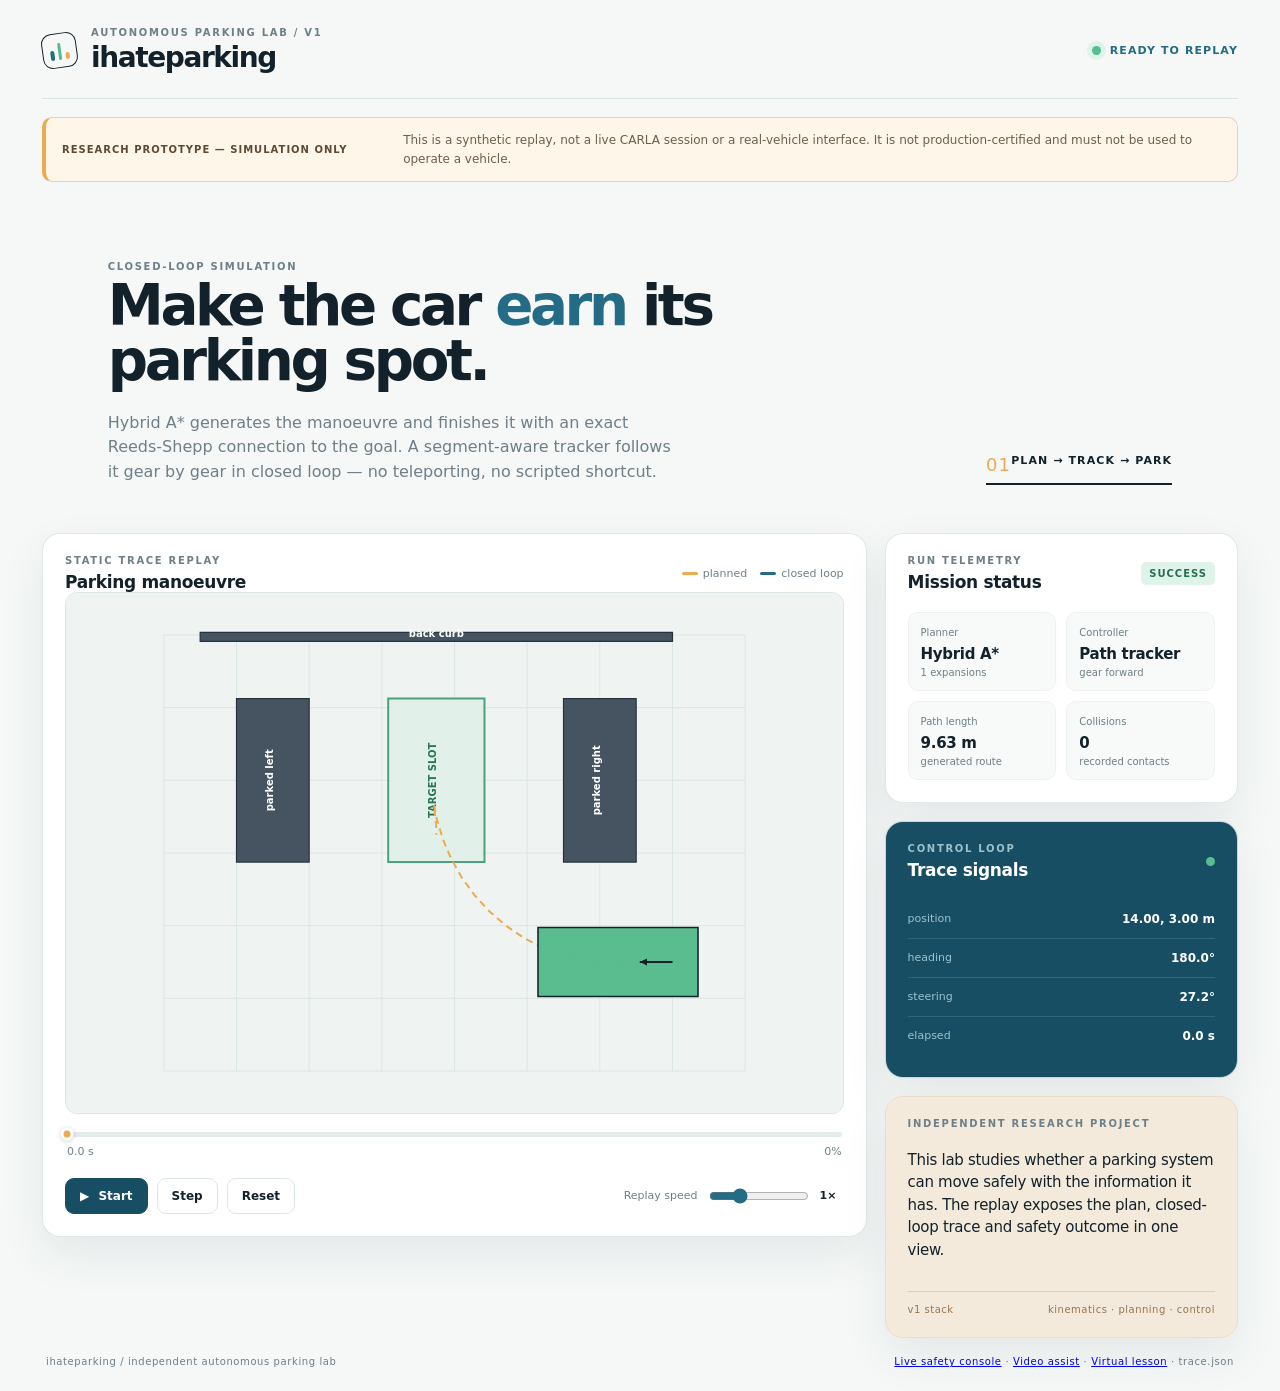
<file: web/index.html>
<!doctype html>
<html lang="en">
<head>
  <meta charset="utf-8" />
  <meta name="viewport" content="width=device-width, initial-scale=1" />
  <meta name="description" content="Replay a precomputed ihateparking autonomous-parking trajectory." />
  <link rel="icon" href="/assets/ihateparking-logo.svg" type="image/svg+xml" />
  <title>ihateparking — Planner Replay</title>
  <link rel="stylesheet" href="./styles.css" />
</head>
<body>
  <main class="app-shell">
    <header class="topbar">
      <div class="brand-lockup"><div class="brand-mark" aria-hidden="true"><span></span><span></span><span></span></div><div><p class="eyebrow">AUTONOMOUS PARKING LAB / V1</p><h1>ihateparking</h1></div></div>
      <div class="run-state"><span class="status-dot"></span><span id="run-status">READY TO REPLAY</span></div>
    </header>
    <aside class="lab-disclaimer" role="note"><strong>RESEARCH PROTOTYPE — SIMULATION ONLY</strong><span>This is a synthetic replay, not a live CARLA session or a real-vehicle interface. It is not production-certified and must not be used to operate a vehicle.</span></aside>

    <section class="hero-copy">
      <div><p class="eyebrow">CLOSED-LOOP SIMULATION</p><h2>Make the car <em>earn</em> its parking spot.</h2><p class="lede">Hybrid A* generates the manoeuvre and finishes it with an exact Reeds-Shepp connection to the goal. A segment-aware tracker follows it gear by gear in closed loop — no teleporting, no scripted shortcut.</p></div>
      <div class="hero-tag"><span>01</span><strong>PLAN → TRACK → PARK</strong></div>
    </section>

    <section class="workspace">
      <div class="visual-panel panel">
        <div class="panel-head"><div><p class="eyebrow">STATIC TRACE REPLAY</p><h3>Parking manoeuvre</h3></div><div class="legend"><span><i class="swatch plan"></i>planned</span><span><i class="swatch trace"></i>closed loop</span></div></div>
        <div class="canvas-wrap"><canvas id="parking-canvas" aria-label="Parking simulation visualization"></canvas><div id="loading" class="loading">Loading trace…</div></div>
        <div class="timeline"><div class="timeline-track"><div id="timeline-fill"></div><div id="timeline-thumb"></div></div><div class="timeline-labels"><span id="timeline-time">00.0 s</span><span id="timeline-progress">0%</span></div></div>
        <div class="controls"><button id="play-button" class="primary"><span class="play-icon">▶</span> Start</button><button id="step-button">Step</button><button id="reset-button">Reset</button><label class="speed-control"><span>Replay speed</span><input id="speed-slider" type="range" min="0.25" max="3" step="0.25" value="1" /><output id="speed-value">1×</output></label></div>
      </div>

      <aside class="side-stack">
        <section class="panel metric-panel"><div class="panel-head compact"><div><p class="eyebrow">RUN TELEMETRY</p><h3>Mission status</h3></div><span id="mission-badge" class="badge good">SUCCESS</span></div><div class="metric-grid"><div class="metric"><span>Planner</span><strong id="metric-planner">Hybrid A*</strong><small id="metric-expanded">— expansions</small></div><div class="metric"><span>Controller</span><strong>Path tracker</strong><small id="metric-gear">gear —</small></div><div class="metric"><span>Path length</span><strong id="metric-path">— m</strong><small>generated route</small></div><div class="metric"><span>Collisions</span><strong id="metric-collisions">—</strong><small>recorded contacts</small></div></div></section>
        <section class="panel signal-panel"><div class="panel-head compact"><div><p class="eyebrow">CONTROL LOOP</p><h3>Trace signals</h3></div><span class="pulse"></span></div><div class="signal-row"><span>position</span><strong id="signal-position">—</strong></div><div class="signal-row"><span>heading</span><strong id="signal-heading">—</strong></div><div class="signal-row"><span>steering</span><strong id="signal-steering">—</strong></div><div class="signal-row"><span>elapsed</span><strong id="signal-time">0.0 s</strong></div></section>
        <section class="panel note-panel"><p class="eyebrow">INDEPENDENT RESEARCH PROJECT</p><p>This lab studies whether a parking system can move safely with the information it has. The replay exposes the plan, closed-loop trace and safety outcome in one view.</p><div class="stack-label"><span>v1 stack</span><span>kinematics · planning · control</span></div></section>
      </aside>
    </section>

    <footer class="footer"><span>ihateparking / independent autonomous parking lab</span><span><a href="/">Live safety console</a> · <a href="./assist.html">Video assist</a> · <a href="./tutorial.html">Virtual lesson</a> · <span id="data-source">trace.json</span></span></footer>
  </main>
  <script src="./app.js"></script>
</body>
</html>
</file>
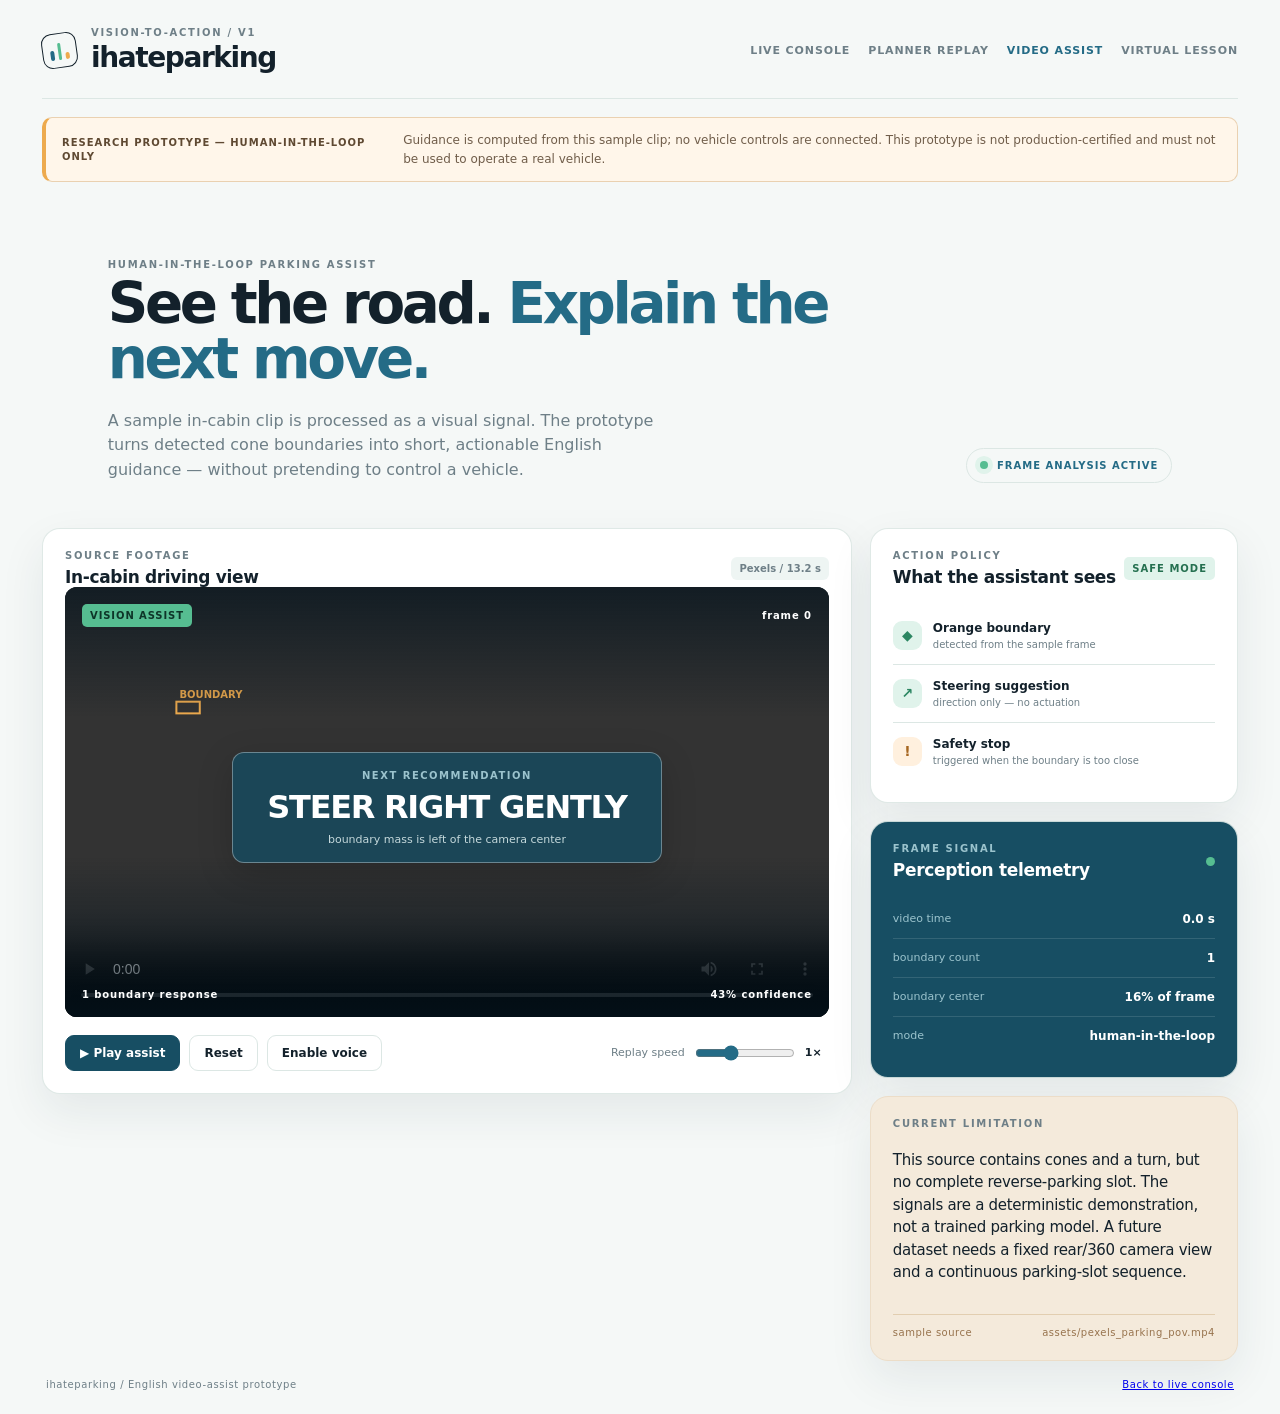
<file: web/assist.html>
<!doctype html>
<html lang="en">
<head>
  <meta charset="utf-8" />
  <meta name="viewport" content="width=device-width, initial-scale=1" />
  <meta name="description" content="Human-in-the-loop video-assist prototype for parking-related visual cues." />
  <link rel="icon" href="/assets/ihateparking-logo.svg" type="image/svg+xml" />
  <title>ihateparking — Video Assist</title>
  <link rel="stylesheet" href="./styles.css" />
  <link rel="stylesheet" href="./assist.css" />
</head>
<body>
  <main class="app-shell">
    <header class="topbar">
      <div class="brand-lockup"><div class="brand-mark" aria-hidden="true"><span></span><span></span><span></span></div><div><p class="eyebrow">VISION-TO-ACTION / V1</p><h1>ihateparking</h1></div></div>
      <nav class="assist-nav"><a href="/">Live console</a><a href="./">Planner replay</a><span class="active">Video assist</span><a href="./tutorial.html">Virtual lesson</a></nav>
    </header>
    <aside class="lab-disclaimer" role="note"><strong>RESEARCH PROTOTYPE — HUMAN-IN-THE-LOOP ONLY</strong><span>Guidance is computed from this sample clip; no vehicle controls are connected. This prototype is not production-certified and must not be used to operate a real vehicle.</span></aside>

    <section class="assist-hero"><div><p class="eyebrow">HUMAN-IN-THE-LOOP PARKING ASSIST</p><h2>See the road. <em>Explain the next move.</em></h2><p class="lede">A sample in-cabin clip is processed as a visual signal. The prototype turns detected cone boundaries into short, actionable English guidance — without pretending to control a vehicle.</p></div><div class="assist-pill"><span class="live-dot"></span><strong>FRAME ANALYSIS ACTIVE</strong></div></section>

    <section class="assist-workspace">
      <div class="video-panel panel">
        <div class="panel-head"><div><p class="eyebrow">SOURCE FOOTAGE</p><h3>In-cabin driving view</h3></div><span class="source-chip">Pexels / 13.2 s</span></div>
        <div class="video-stage"><video id="source-video" controls playsinline preload="metadata" src="../assets/pexels_parking_pov.mp4"></video><canvas id="vision-boxes" aria-hidden="true"></canvas><div class="vision-overlay"><div class="overlay-top"><span class="vision-tag">VISION ASSIST</span><span id="frame-counter">frame —</span></div><div id="instruction-card" class="instruction-card"><small>NEXT RECOMMENDATION</small><strong id="instruction">Loading signal…</strong><span id="instruction-reason">Waiting for the first analyzed frame</span></div><div class="overlay-bottom"><span id="boundary-readout">boundary signal —</span><span id="confidence-readout">confidence —</span></div></div></div>
        <div class="video-controls"><button id="analyze-button" class="primary">▶ Play assist</button><button id="reset-video-button">Reset</button><button id="voice-button">Enable voice</button><label class="assist-speed">Replay speed <input id="assist-speed-slider" type="range" min="0.5" max="2" step="0.5" value="1" /><output id="assist-speed-value">1×</output></label></div>
      </div>

      <aside class="side-stack">
        <section class="panel instruction-panel"><div class="panel-head compact"><div><p class="eyebrow">ACTION POLICY</p><h3>What the assistant sees</h3></div><span class="badge good">SAFE MODE</span></div><div class="policy-line"><span class="policy-icon cone"></span><div><strong>Orange boundary</strong><small>detected from the sample frame</small></div></div><div class="policy-line"><span class="policy-icon steer"></span><div><strong>Steering suggestion</strong><small>direction only — no actuation</small></div></div><div class="policy-line"><span class="policy-icon stop"></span><div><strong>Safety stop</strong><small>triggered when the boundary is too close</small></div></div></section>
        <section class="panel signal-panel"><div class="panel-head compact"><div><p class="eyebrow">FRAME SIGNAL</p><h3>Perception telemetry</h3></div><span class="pulse"></span></div><div class="signal-row"><span>video time</span><strong id="assist-time">0.0 s</strong></div><div class="signal-row"><span>boundary count</span><strong id="boundary-count">—</strong></div><div class="signal-row"><span>boundary center</span><strong id="boundary-center">—</strong></div><div class="signal-row"><span>mode</span><strong>human-in-the-loop</strong></div></section>
        <section class="panel note-panel"><p class="eyebrow">CURRENT LIMITATION</p><p>This source contains cones and a turn, but no complete reverse-parking slot. The signals are a deterministic demonstration, not a trained parking model. A future dataset needs a fixed rear/360 camera view and a continuous parking-slot sequence.</p><div class="stack-label"><span>sample source</span><span>assets/pexels_parking_pov.mp4</span></div></section>
      </aside>
    </section>
    <footer class="footer"><span>ihateparking / English video-assist prototype</span><a href="/">Back to live console</a></footer>
  </main>
  <script src="./assist.js"></script>
</body>
</html>
</file>
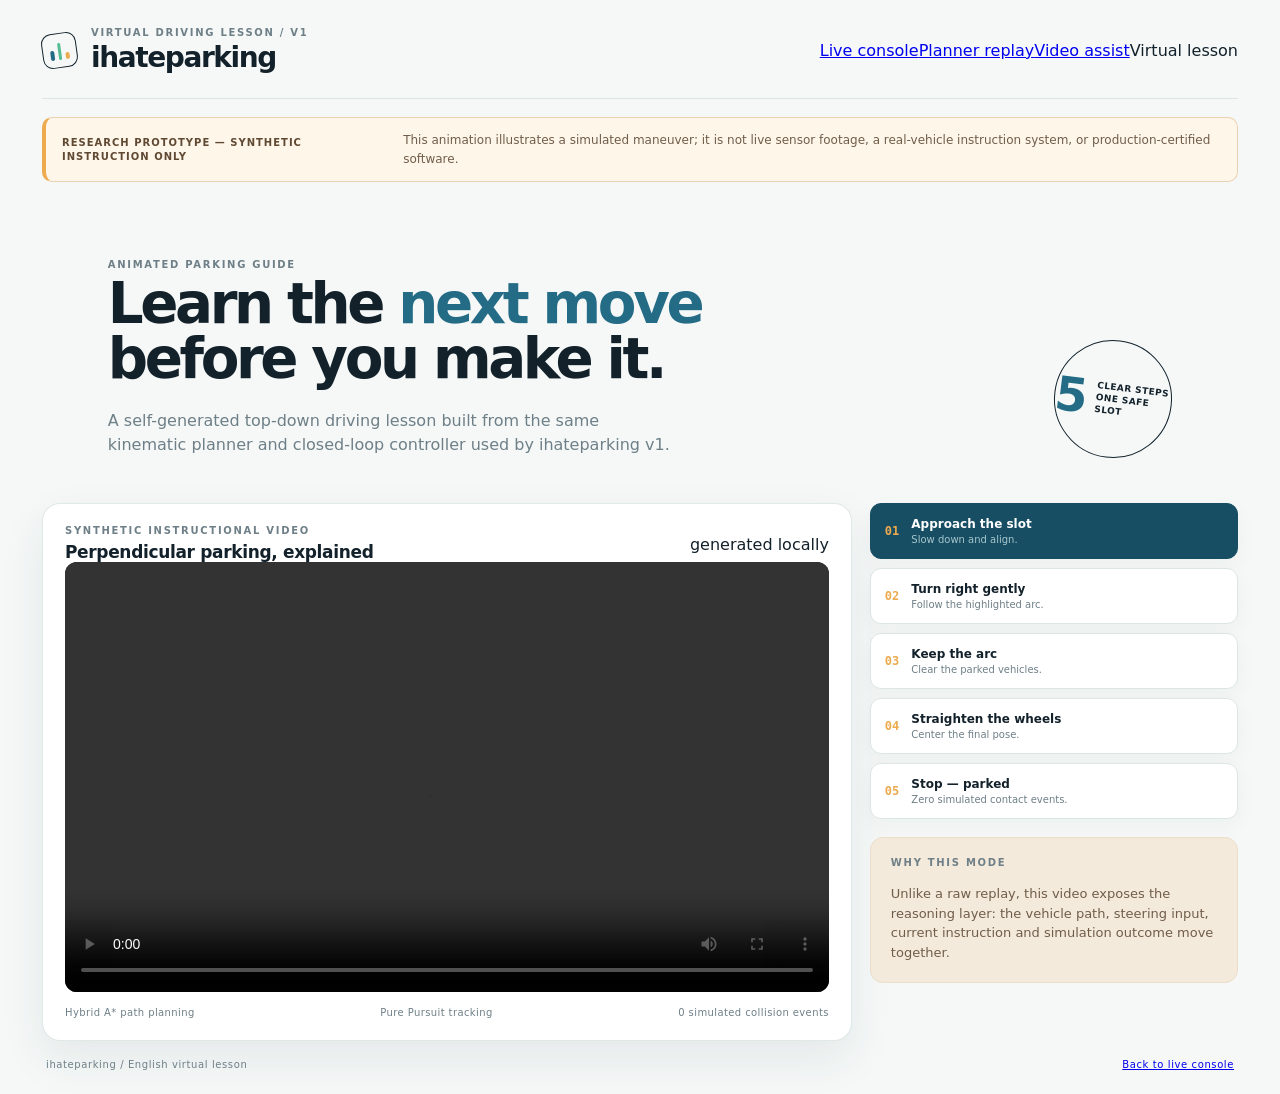
<file: web/tutorial.html>
<!doctype html>
<html lang="en">
<head>
  <meta charset="utf-8" />
  <meta name="viewport" content="width=device-width, initial-scale=1" />
  <meta name="description" content="A self-generated synthetic parking tutorial illustrating the ihateparking planner and controller." />
  <link rel="icon" href="/assets/ihateparking-logo.svg" type="image/svg+xml" />
  <title>ihateparking — Virtual Parking Lesson</title>
  <link rel="stylesheet" href="./styles.css" />
  <link rel="stylesheet" href="./tutorial.css" />
</head>
<body>
  <main class="app-shell">
    <header class="topbar">
      <div class="brand-lockup"><div class="brand-mark" aria-hidden="true"><span></span><span></span><span></span></div><div><p class="eyebrow">VIRTUAL DRIVING LESSON / V1</p><h1>ihateparking</h1></div></div>
      <nav class="assist-nav"><a href="/">Live console</a><a href="./">Planner replay</a><a href="./assist.html">Video assist</a><span class="active">Virtual lesson</span></nav>
    </header>
    <aside class="lab-disclaimer" role="note"><strong>RESEARCH PROTOTYPE — SYNTHETIC INSTRUCTION ONLY</strong><span>This animation illustrates a simulated maneuver; it is not live sensor footage, a real-vehicle instruction system, or production-certified software.</span></aside>
    <section class="tutorial-hero"><div><p class="eyebrow">ANIMATED PARKING GUIDE</p><h2>Learn the <em>next move</em> before you make it.</h2><p class="lede">A self-generated top-down driving lesson built from the same kinematic planner and closed-loop controller used by ihateparking v1.</p></div><div class="lesson-stamp"><strong>5</strong><span>clear steps<br />one safe slot</span></div></section>
    <section class="tutorial-workspace">
      <div class="lesson-player panel"><div class="panel-head"><div><p class="eyebrow">SYNTHETIC INSTRUCTIONAL VIDEO</p><h3>Perpendicular parking, explained</h3></div><span class="source-chip">generated locally</span></div><video controls playsinline preload="metadata" src="../assets/ihateparking_virtual_parking_tutorial.mp4"></video><div class="player-meta"><span>Hybrid A* path planning</span><span>Pure Pursuit tracking</span><span>0 simulated collision events</span></div></div>
      <aside class="lesson-rail"><div class="lesson-step active"><span>01</span><div><strong>Approach the slot</strong><small>Slow down and align.</small></div></div><div class="lesson-step"><span>02</span><div><strong>Turn right gently</strong><small>Follow the highlighted arc.</small></div></div><div class="lesson-step"><span>03</span><div><strong>Keep the arc</strong><small>Clear the parked vehicles.</small></div></div><div class="lesson-step"><span>04</span><div><strong>Straighten the wheels</strong><small>Center the final pose.</small></div></div><div class="lesson-step"><span>05</span><div><strong>Stop — parked</strong><small>Zero simulated contact events.</small></div></div><div class="lesson-note"><p class="eyebrow">WHY THIS MODE</p><p>Unlike a raw replay, this video exposes the reasoning layer: the vehicle path, steering input, current instruction and simulation outcome move together.</p></div></aside>
    </section>
    <footer class="footer"><span>ihateparking / English virtual lesson</span><a href="/">Back to live console</a></footer>
  </main>
</body>
</html>
</file>
<file: web/styles.css>
:root {
  --ink: #13212b;
  --muted: #6e7f87;
  --line: #dce7e4;
  --paper: #f5f8f7;
  --panel: #ffffff;
  --blue: #246b86;
  --blue-deep: #174e63;
  --mint: #56bd91;
  --mint-soft: #e0f3eb;
  --amber: #edaa4e;
  --red: #df705e;
  --shadow: 0 18px 45px rgba(24, 53, 61, .08);
}
* { box-sizing: border-box; }
body { margin: 0; color: var(--ink); background: var(--paper); font-family: Inter, ui-sans-serif, system-ui, -apple-system, BlinkMacSystemFont, "Segoe UI", sans-serif; }
.app-shell { max-width: 1480px; margin: 0 auto; padding: 28px 42px 24px; }
.topbar, .panel-head, .controls, .timeline-labels, .footer, .signal-row, .stack-label { display: flex; align-items: center; justify-content: space-between; }
.topbar { padding-bottom: 26px; border-bottom: 1px solid var(--line); }
.brand-lockup { display: flex; align-items: center; gap: 14px; }
.brand-mark { width: 35px; height: 35px; display: flex; gap: 4px; align-items: end; padding: 7px; border: 1px solid var(--ink); border-radius: 10px; transform: rotate(-8deg); }
.brand-mark span { width: 5px; background: var(--blue); border-radius: 4px; }
.brand-mark span:nth-child(1) { height: 10px; } .brand-mark span:nth-child(2) { height: 17px; background: var(--mint); } .brand-mark span:nth-child(3) { height: 7px; background: var(--amber); }
.eyebrow { margin: 0 0 6px; font-size: 10px; line-height: 1; letter-spacing: .17em; font-weight: 800; color: var(--muted); }
h1, h2, h3, p { margin-top: 0; } h1 { margin: 0; font-size: 28px; line-height: 1; letter-spacing: -.05em; } h2 { margin: 0; font-size: clamp(34px, 4.4vw, 66px); max-width: 760px; line-height: .98; letter-spacing: -.06em; font-weight: 700; } h2 em { color: var(--blue); font-style: normal; } h3 { margin: 0; font-size: 17px; letter-spacing: -.02em; }
.run-state { display: flex; align-items: center; gap: 9px; font-size: 11px; letter-spacing: .1em; font-weight: 800; color: var(--blue); }
.status-dot, .pulse { width: 9px; height: 9px; border-radius: 50%; background: var(--mint); box-shadow: 0 0 0 5px var(--mint-soft); } .pulse { box-shadow: none; animation: pulse 1.6s infinite; } @keyframes pulse { 50% { opacity: .3; transform: scale(.8); } }
.hero-copy { padding: 62px 5.5% 48px; display: flex; align-items: end; justify-content: space-between; gap: 40px; } .lede { max-width: 570px; margin: 22px 0 0; font-size: 16px; line-height: 1.55; color: var(--muted); } .hero-tag { min-width: 180px; padding-bottom: 8px; border-bottom: 2px solid var(--ink); display: flex; justify-content: space-between; font-size: 11px; letter-spacing: .1em; } .hero-tag span { color: var(--amber); font-size: 18px; }
.workspace { display: grid; grid-template-columns: minmax(0, 1.68fr) minmax(310px, .72fr); gap: 18px; align-items: start; }
.panel { background: var(--panel); border: 1px solid rgba(220,231,228,.9); border-radius: 18px; box-shadow: var(--shadow); } .visual-panel { padding: 22px; } .side-stack { display: grid; gap: 18px; } .metric-panel, .signal-panel, .note-panel { padding: 22px; } .compact { margin-bottom: 20px; }
.legend { display: flex; gap: 13px; color: var(--muted); font-size: 11px; } .legend span { display: flex; align-items: center; gap: 5px; } .swatch { display: inline-block; width: 16px; height: 3px; border-radius: 2px; } .swatch.plan { background: var(--amber); border-top: 1px dashed var(--amber); } .swatch.trace { background: var(--blue); }
.canvas-wrap { position: relative; min-height: 520px; background: #eff4f2; border-radius: 12px; overflow: hidden; border: 1px solid var(--line); } canvas { display: block; width: 100%; height: 520px; } .loading { position: absolute; inset: 0; display: grid; place-items: center; color: var(--muted); font-size: 13px; background: rgba(239,244,242,.9); } .loading.hidden { display: none; }
.timeline { margin: 18px 2px 0; } .timeline-track { position: relative; height: 5px; background: #e4ece9; border-radius: 5px; } #timeline-fill { height: 100%; width: 0; background: var(--blue); border-radius: 5px; } #timeline-thumb { position: absolute; top: 50%; left: 0; width: 13px; height: 13px; border-radius: 50%; transform: translate(-50%, -50%); background: var(--amber); border: 3px solid white; box-shadow: 0 1px 5px rgba(19,33,43,.2); } .timeline-labels { margin-top: 8px; font-size: 11px; color: var(--muted); }
.controls { margin-top: 20px; gap: 9px; justify-content: start; } button { border: 1px solid var(--line); border-radius: 9px; background: white; padding: 10px 14px; color: var(--ink); font: inherit; font-size: 12px; font-weight: 800; cursor: pointer; transition: transform .15s, background .15s, border-color .15s; } button:hover { transform: translateY(-1px); border-color: var(--blue); } button.primary { color: white; background: var(--blue-deep); border-color: var(--blue-deep); } .play-icon { margin-right: 5px; } .speed-control { margin-left: auto; display: flex; align-items: center; gap: 9px; color: var(--muted); font-size: 11px; } input[type=range] { accent-color: var(--blue); width: 100px; } output { width: 24px; color: var(--ink); font-weight: 800; }
.badge { padding: 6px 8px; border-radius: 5px; font-size: 10px; letter-spacing: .1em; font-weight: 900; } .badge.good { background: var(--mint-soft); color: #257050; } .badge.warn { background: #fff0de; color: #a66620; }
.metric-grid { display: grid; grid-template-columns: 1fr 1fr; gap: 10px; } .metric { padding: 14px 12px 12px; background: #f7faf9; border: 1px solid #edf2f0; border-radius: 10px; } .metric span, .metric small { display: block; color: var(--muted); font-size: 10px; } .metric strong { display: block; margin: 7px 0 4px; font-size: 15px; letter-spacing: -.02em; } .metric small { font-size: 10px; }
.signal-panel { background: var(--blue-deep); color: white; } .signal-panel .eyebrow, .signal-panel .signal-row span { color: #9bc3cd; } .signal-row { padding: 12px 0; border-bottom: 1px solid rgba(255,255,255,.12); font-size: 11px; } .signal-row:last-child { border-bottom: 0; } .signal-row strong { font-variant-numeric: tabular-nums; font-size: 12px; color: #fff; }
.note-panel { background: #f4eadb; border-color: #ecddc8; } .note-panel > p:not(.eyebrow) { margin: 20px 0 30px; line-height: 1.5; font-size: 15px; letter-spacing: -.02em; } .note-panel strong { color: var(--blue-deep); } .stack-label { padding-top: 12px; border-top: 1px solid #e2ceb0; color: #97734d; font-size: 10px; letter-spacing: .05em; }
.footer { margin-top: 18px; padding: 0 4px; color: var(--muted); font-size: 10px; letter-spacing: .06em; }
@media (max-width: 980px) { .app-shell { padding: 20px; } .hero-copy { padding: 44px 0 34px; } .workspace { grid-template-columns: 1fr; } .canvas-wrap, canvas { min-height: 430px; height: 430px; } }
@media (max-width: 580px) { .hero-copy { display: block; } .hero-tag { margin-top: 25px; } .legend { display: none; } .controls { flex-wrap: wrap; } .speed-control { width: 100%; margin-left: 0; margin-top: 8px; } }

.lab-disclaimer{display:grid;grid-template-columns:minmax(210px,.4fr) 1fr;gap:14px;align-items:center;margin:18px 0;padding:13px 16px;border:1px solid #ead1b1;border-left:4px solid var(--amber);border-radius:10px;background:#fff6ea;color:#5f4932}.lab-disclaimer strong{font-size:10px;line-height:1.4;letter-spacing:.1em}.lab-disclaimer span{font-size:12px;line-height:1.55;color:#705d4a}@media(max-width:680px){.lab-disclaimer{grid-template-columns:1fr;gap:6px}.lab-disclaimer span{font-size:11px}}

.lab-disclaimer{display:grid;grid-template-columns:minmax(210px,.4fr) 1fr;gap:14px;align-items:center;margin:18px 0;padding:13px 16px;border:1px solid #ead1b1;border-left:4px solid var(--amber);border-radius:10px;background:#fff6ea;color:#5f4932}.lab-disclaimer strong{font-size:10px;line-height:1.4;letter-spacing:.1em}.lab-disclaimer span{font-size:12px;line-height:1.55;color:#705d4a}@media(max-width:680px){.lab-disclaimer{grid-template-columns:1fr;gap:6px}.lab-disclaimer span{font-size:11px}}
</file>
<file: web/assist.css>
.assist-nav { display: flex; align-items: center; gap: 18px; color: var(--muted); font-size: 11px; font-weight: 800; letter-spacing: .08em; text-transform: uppercase; } .assist-nav a { color: var(--muted); text-decoration: none; } .assist-nav .active { color: var(--blue); }
.assist-hero { padding: 60px 5.5% 45px; display: flex; align-items: end; justify-content: space-between; gap: 35px; } .assist-pill { display: flex; align-items: center; gap: 9px; padding: 11px 13px; border: 1px solid var(--line); border-radius: 100px; color: var(--blue); font-size: 10px; letter-spacing: .1em; white-space: nowrap; } .live-dot { width: 8px; height: 8px; background: var(--mint); border-radius: 50%; box-shadow: 0 0 0 5px var(--mint-soft); }
.assist-workspace { display: grid; grid-template-columns: minmax(0, 1.65fr) minmax(310px, .75fr); gap: 18px; align-items: start; } .video-panel { padding: 22px; } .source-chip { padding: 6px 8px; border-radius: 6px; background: #eef5f3; color: var(--muted); font-size: 10px; font-weight: 800; }
.video-stage { position: relative; overflow: hidden; background: #10202b; border-radius: 12px; aspect-ratio: 16 / 9; } #source-video { display: block; width: 100%; height: 100%; object-fit: cover; } #vision-boxes { position: absolute; inset: 0; width: 100%; height: 100%; pointer-events: none; } .vision-overlay { pointer-events: none; position: absolute; inset: 0; padding: 17px; display: flex; flex-direction: column; justify-content: space-between; background: linear-gradient(180deg, rgba(4,19,29,.68), transparent 30%, transparent 63%, rgba(4,19,29,.8)); color: white; } .overlay-top, .overlay-bottom { display: flex; align-items: center; justify-content: space-between; font-size: 10px; letter-spacing: .09em; font-weight: 800; } .vision-tag { padding: 6px 8px; background: var(--mint); color: #0e3528; border-radius: 5px; } .instruction-card { align-self: center; min-width: min(80%, 430px); padding: 17px 20px 16px; border: 1px solid rgba(255,255,255,.35); border-radius: 12px; background: rgba(15,45,58,.84); backdrop-filter: blur(6px); text-align: center; box-shadow: 0 10px 35px rgba(0,0,0,.18); } .instruction-card small { display: block; margin-bottom: 7px; color: #9bc3cd; font-size: 10px; letter-spacing: .15em; font-weight: 800; } .instruction-card strong { display: block; font-size: clamp(20px, 3vw, 32px); letter-spacing: -.04em; } .instruction-card span { display: block; margin-top: 7px; color: #c5d9dc; font-size: 11px; } .instruction-card.stop { background: rgba(116,36,29,.92); border-color: #f0a28f; } .instruction-card.turn { background: rgba(26,72,91,.92); }
.video-controls { display: flex; align-items: center; gap: 9px; margin-top: 18px; } .assist-speed { margin-left: auto; display: flex; align-items: center; gap: 8px; color: var(--muted); font-size: 11px; } .assist-speed input { accent-color: var(--blue); width: 100px; }
.instruction-panel { padding: 22px; } .policy-line { display: flex; gap: 11px; align-items: center; padding: 14px 0; border-bottom: 1px solid var(--line); } .policy-line:last-child { border-bottom: 0; } .policy-line strong, .policy-line small { display: block; } .policy-line strong { font-size: 12px; } .policy-line small { margin-top: 4px; color: var(--muted); font-size: 10px; } .policy-icon { width: 29px; height: 29px; display: grid; place-items: center; border-radius: 9px; background: var(--mint-soft); } .policy-icon::after { color: #2c8662; font-size: 14px; font-weight: 900; } .policy-icon.cone::after { content: '◆'; } .policy-icon.steer::after { content: '↗'; } .policy-icon.stop { background: #fff0de; } .policy-icon.stop::after { content: '!'; color: #a66620; }
.video-panel + .side-stack .note-panel { margin-top: 0; }
@media (max-width: 980px) { .assist-hero { padding: 44px 0 34px; display: block; } .assist-pill { display: inline-flex; margin-top: 24px; } .assist-workspace { grid-template-columns: 1fr; } } @media (max-width: 580px) { .assist-nav { gap: 8px; font-size: 9px; } .video-controls { flex-wrap: wrap; } .assist-speed { width: 100%; margin-left: 0; margin-top: 8px; } }
</file>
<file: web/tutorial.css>
.tutorial-hero { padding: 60px 5.5% 45px; display: flex; align-items: end; justify-content: space-between; gap: 35px; } .lesson-stamp { width: 118px; height: 118px; display: flex; align-items: center; justify-content: center; gap: 8px; border: 1px solid var(--ink); border-radius: 50%; transform: rotate(7deg); } .lesson-stamp strong { font-size: 47px; line-height: 1; color: var(--blue); } .lesson-stamp span { font-size: 9px; line-height: 1.35; font-weight: 800; letter-spacing: .05em; text-transform: uppercase; }
.tutorial-workspace { display: grid; grid-template-columns: minmax(0, 1.65fr) minmax(285px, .75fr); gap: 18px; align-items: start; } .lesson-player { padding: 22px; } .lesson-player video { display: block; width: 100%; border-radius: 12px; background: #0e1b27; aspect-ratio: 16 / 9; } .player-meta { display: flex; justify-content: space-between; gap: 12px; margin-top: 15px; color: var(--muted); font-size: 10px; letter-spacing: .04em; }
.lesson-rail { display: grid; gap: 9px; } .lesson-step { display: flex; align-items: center; gap: 12px; padding: 13px 14px; background: white; border: 1px solid var(--line); border-radius: 11px; box-shadow: 0 7px 22px rgba(24, 53, 61, .04); } .lesson-step > span { color: var(--amber); font-family: "DejaVu Sans Mono", monospace; font-size: 12px; font-weight: 900; } .lesson-step strong, .lesson-step small { display: block; } .lesson-step strong { font-size: 12px; } .lesson-step small { margin-top: 3px; color: var(--muted); font-size: 10px; } .lesson-step.active { background: var(--blue-deep); color: white; border-color: var(--blue-deep); } .lesson-step.active small { color: #a8c7cd; }
.lesson-note { margin-top: 9px; padding: 20px; background: #f4eadb; border: 1px solid #ecddc8; border-radius: 13px; } .lesson-note p:not(.eyebrow) { margin: 16px 0 0; color: #705d4a; font-size: 13px; line-height: 1.5; }
@media (max-width: 980px) { .tutorial-hero { padding: 44px 0 34px; } .tutorial-workspace { grid-template-columns: 1fr; } .lesson-rail { grid-template-columns: 1fr 1fr; } .lesson-note { grid-column: 1 / -1; } } @media (max-width: 580px) { .tutorial-hero { display: block; } .lesson-stamp { margin-top: 25px; } .lesson-rail { grid-template-columns: 1fr; } .lesson-note { grid-column: auto; } .player-meta { display: block; line-height: 2; } }
</file>
